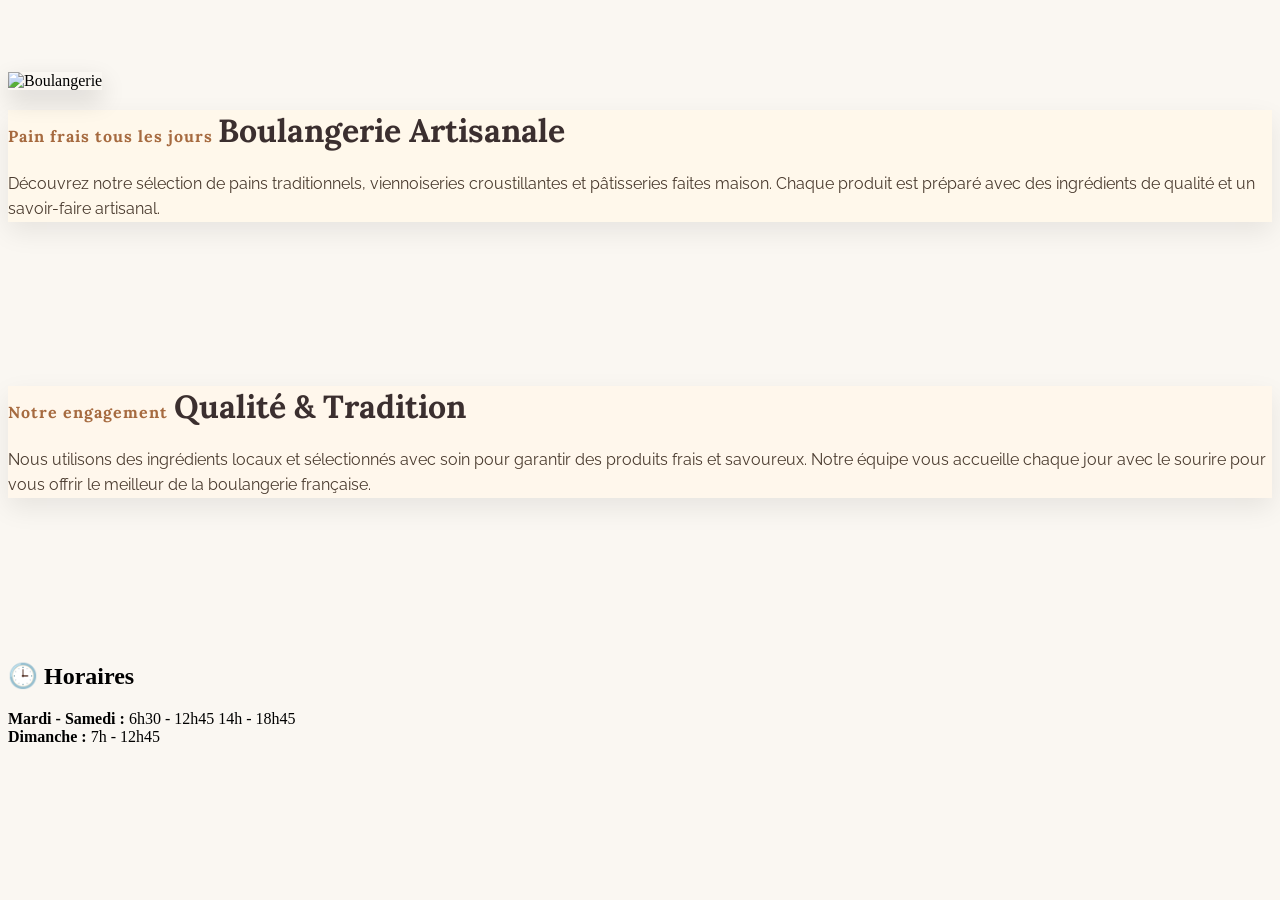
<file: src/main/resources/templates/index.html>
<!doctype html>
<html xmlns:th="http://www.thymeleaf.org">
  <head>
    <meta charset="utf-8" />
    <meta name="viewport" content="width=device-width, initial-scale=1" />

    <title>Boulangerie Baron</title>

    <link rel="icon" type="image/x-icon" th:href="@{/assets/favicon.ico}" />

    <!-- Google fonts -->
    <link
      href="https://fonts.googleapis.com/css?family=Raleway"
      rel="stylesheet"
    />
    <link
      href="https://fonts.googleapis.com/css?family=Lora"
      rel="stylesheet"
    />

    <!-- CSS -->
    <link th:href="@{/css/styles.css}" rel="stylesheet" />

    <!-- mini amélioration visuelle -->
     
    <style>
      body {
        background-color: #faf7f2;
      }

      .page-section {
        padding: 4rem 0;
      }

      .intro-img {
        box-shadow: 0 10px 25px rgba(0, 0, 0, 0.15);
        transition: 0.3s;
      }

      .intro-img:hover {
        transform: scale(1.01);
      }

      .intro-text {
        background-color: rgba(255, 248, 235, 0.95) !important;
        box-shadow: 0 10px 25px rgba(0, 0, 0, 0.08);
      }

      .cta-inner {
        background-color: #fff7ec !important;
        box-shadow: 0 10px 25px rgba(0, 0, 0, 0.08);
      }

      h2.section-heading {
        font-family: "Lora", serif;
      }

      .section-heading-upper {
        font-size: 1rem;
        letter-spacing: 1px;
        color: #a66a3f;
      }

      .section-heading-lower {
        font-size: 2rem;
        font-weight: bold;
        color: #3b2f2f;
      }

      .page-section p {
        font-family: "Raleway", sans-serif;
        color: #4a3b2f;
        line-height: 1.6;
      }

      /* effet léger sur les blocs */
      .bg-faded {
        transition: 0.3s;
      }

      .bg-faded:hover {
        transform: translateY(-3px);
      }
    </style>
  </head>

  <body>
    <!-- HEADER -->
    <div th:replace="fragments/header :: header"></div>

    <!-- ================= ACCUEIL ================= -->

    <section class="page-section clearfix">
      <div class="container">
        <div class="intro">
          <img
            class="intro-img img-fluid mb-3 mb-lg-0 rounded"
            th:src="@{/assets/img/intro.jpg}"
            alt="Boulangerie"
          />

          <div class="intro-text left-0 text-center bg-faded p-5 rounded">
            <h2 class="section-heading mb-4">
              <span class="section-heading-upper">
                Pain frais tous les jours
              </span>
              <span class="section-heading-lower">
                Boulangerie Artisanale
              </span>
            </h2>

            <p class="mb-3">
              Découvrez notre sélection de pains traditionnels, viennoiseries
              croustillantes et pâtisseries faites maison. Chaque produit est
              préparé avec des ingrédients de qualité et un savoir-faire
              artisanal.
            </p>
          </div>
        </div>
      </div>
    </section>

    <!-- ================= ENGAGEMENT ================= -->

    <section class="page-section cta">
      <div class="container">
        <div class="row">
          <div class="col-xl-9 mx-auto">
            <div class="cta-inner bg-faded text-center rounded p-5">
              <h2 class="section-heading mb-4">
                <span class="section-heading-upper">Notre engagement</span>
                <span class="section-heading-lower"> Qualité & Tradition </span>
              </h2>

              <p class="mb-0">
                Nous utilisons des ingrédients locaux et sélectionnés avec soin
                pour garantir des produits frais et savoureux. Notre équipe vous
                accueille chaque jour avec le sourire pour vous offrir le
                meilleur de la boulangerie française.
              </p>
            </div>
          </div>
        </div>
      </div>
    </section>

    <!-- ================= PETIT BONUS (horaires) ================= -->

    <section class="page-section">
      <div class="container text-center">
        <div class="bg-faded rounded p-4 shadow-sm d-inline-block">
          <h2 class="mb-3">🕒 Horaires</h2>

          <div class="mb-2">
            <strong>Mardi - Samedi :</strong> 6h30 - 12h45         
            14h - 18h45
          </div>
          <div><strong>Dimanche :</strong> 7h - 12h45</div>
        </div>
      </div>
    </section>

    <!-- FOOTER -->
    <div th:replace="fragments/footer :: footer"></div>

    <!-- JS -->
    <script src="https://cdn.jsdelivr.net/npm/bootstrap@5.2.3/dist/js/bootstrap.bundle.min.js"></script>
    <script th:src="@{/js/scripts.js}"></script>
  </body>
</html>
</file>
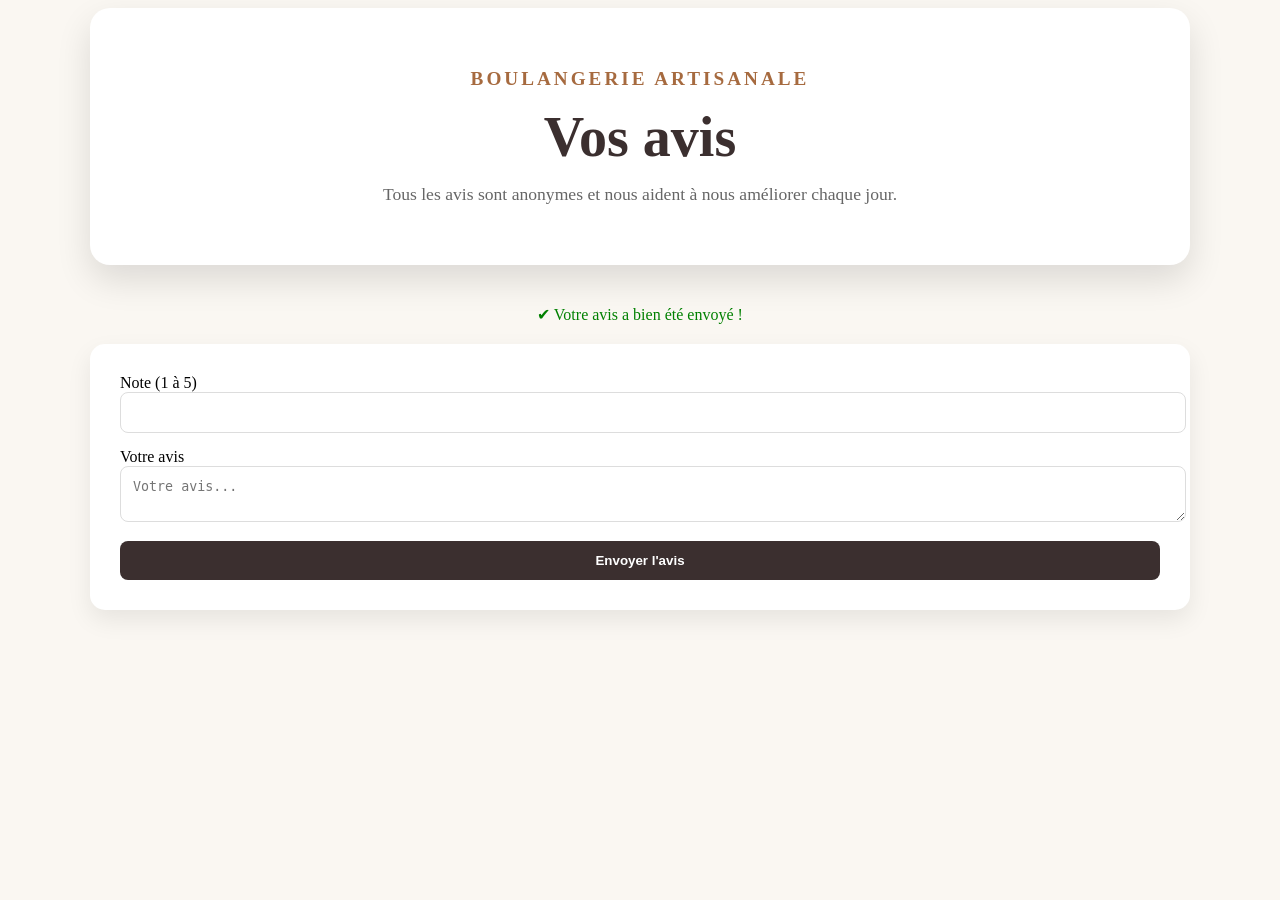
<file: src/main/resources/templates/avis.html>
<!doctype html>
<html xmlns:th="http://www.thymeleaf.org">
  <head>
    <meta charset="utf-8" />
    <meta
      name="viewport"
      content="width=device-width, initial-scale=1, shrink-to-fit=no"
    />

    <title>Avis clients - Boulangerie artisanale</title>

    <link rel="icon" type="image/x-icon" th:href="@{/assets/favicon.ico}" />

    <!-- Google fonts -->
    <link
      href="https://fonts.googleapis.com/css?family=Raleway:100,100i,200,200i,300,300i,400,400i,500,500i,600,600i,700,700i,800,800i,900,900i"
      rel="stylesheet"
    />
    <link
      href="https://fonts.googleapis.com/css?family=Lora:400,400i,700,700i"
      rel="stylesheet"
    />

    <link th:href="@{/css/styles.css}" rel="stylesheet" />

    <style>
      /* BACKGROUND */
      body {
        background-color: #faf7f2;
      }

      /* CONTAINER */
      .container-custom {
        max-width: 1100px;
        margin: auto;
      }

      /* TITRE */
      .title-box {
        background: white;
        padding: 60px;
        border-radius: 20px;
        text-align: center;
        box-shadow: 0 15px 35px rgba(0, 0, 0, 0.12);
        margin-bottom: 40px;
      }

      .title-upper {
        display: block;
        color: #a66a3f;
        font-size: 1.2rem;
        font-weight: 600;
        text-transform: uppercase;
        letter-spacing: 3px;
      }

      .title-main {
        font-size: 3.5rem;
        font-weight: 800;
        color: #3b2f2f;
        margin: 15px 0;
      }

      .title-sub {
        color: #666;
        font-size: 1.1rem;
      }

      /* FORM */
      .review-form {
        background: white;
        padding: 30px;
        border-radius: 15px;
        box-shadow: 0 10px 25px rgba(0, 0, 0, 0.08);
        margin-bottom: 40px;
      }

      .review-form input,
      .review-form textarea,
      .review-form select {
        width: 100%;
        padding: 12px;
        margin-bottom: 15px;
        border-radius: 8px;
        border: 1px solid #ddd;
      }

      .review-form button {
        background-color: #3b2f2f;
        color: white;
        padding: 12px 20px;
        border: none;
        border-radius: 8px;
        cursor: pointer;
        transition: 0.2s;
        width: 100%;
        font-weight: 600;
      }

      .review-form button:hover {
        background-color: #a66a3f;
      }

      /* AVIS */
      .review-card {
        background: white;
        padding: 20px;
        border-radius: 12px;
        box-shadow: 0 8px 20px rgba(0, 0, 0, 0.08);
        margin-bottom: 15px;
      }

      .stars {
        color: #a66a3f;
        font-weight: bold;
        margin-bottom: 5px;
      }

      .anon {
        font-size: 0.8rem;
        color: #888;
        margin-bottom: 10px;
      }
    </style>
  </head>

  <body>
    <!-- HEADER -->
    <div th:replace="fragments/header :: header"></div>

    <!-- TITRE -->
    <section class="page-section">
      <div class="container container-custom">

        <div class="title-box">
          <span class="title-upper">Boulangerie artisanale</span>
          <div class="title-main">Vos avis</div>
          <div class="title-sub">
            Tous les avis sont anonymes et nous aident à nous améliorer chaque jour.
          </div>
        </div>

        <!-- MESSAGE SUCCESS -->
        <div th:if="${param.success}" style="color: green; text-align:center; margin-bottom: 20px;">
          ✔ Votre avis a bien été envoyé !
        </div>

        <!-- FORMULAIRE -->
        <div class="review-form">
          <form action="https://formspree.io/f/xjgzdjbb" method="POST">

  <label>Note (1 à 5)</label>
  <input type="number" name="Note" min="1" max="5" required />

  <label>Votre avis</label>
  <textarea name="Message" placeholder="Votre avis..." required></textarea>

  <button type="submit">Envoyer l'avis</button>
</form>
        </div>

      </div>
    </section>

    <!-- FOOTER -->
    <div th:replace="fragments/footer :: footer"></div>

    <script src="https://cdn.jsdelivr.net/npm/bootstrap@5.2.3/dist/js/bootstrap.bundle.min.js"></script>
  </body>
</html>
</file>
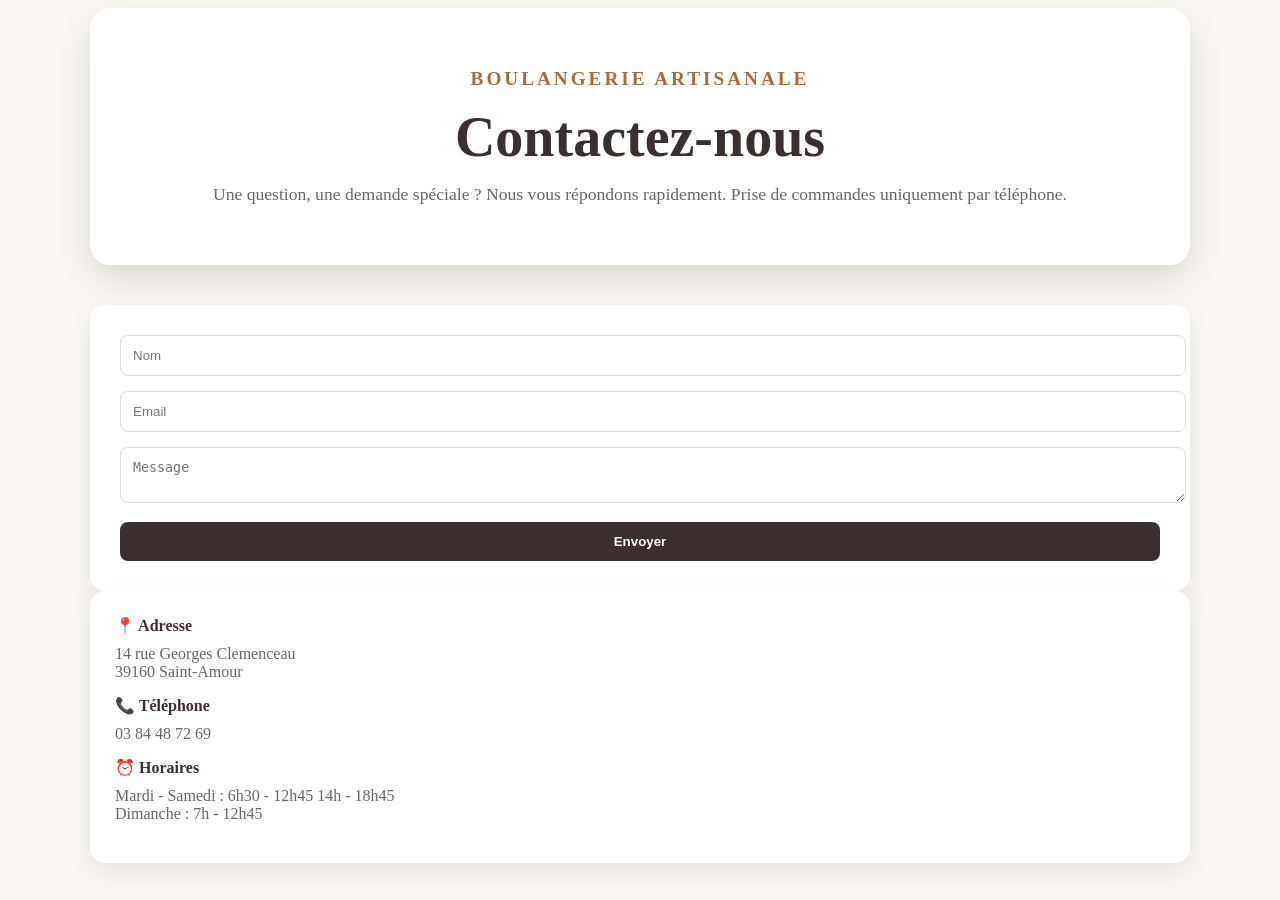
<file: src/main/resources/templates/contact.html>
<!doctype html>
<html xmlns:th="http://www.thymeleaf.org">
  <head>
    <meta charset="utf-8" />
    <meta
      name="viewport"
      content="width=device-width, initial-scale=1, shrink-to-fit=no"
    />

    <title>Contact - Boulangerie artisanale</title>

    <link rel="icon" type="image/x-icon" th:href="@{/assets/favicon.ico}" />

    <!-- Google fonts -->
    <link
      href="https://fonts.googleapis.com/css?family=Raleway:100,100i,200,200i,300,300i,400,400i,500,500i,600,600i,700,700i,800,800i,900,900i"
      rel="stylesheet"
    />
    <link
      href="https://fonts.googleapis.com/css?family=Lora:400,400i,700,700i"
      rel="stylesheet"
    />

    <link th:href="@{/css/styles.css}" rel="stylesheet" />

    <style>
      body {
        background-color: #faf7f2;
      }

      .container-custom {
        max-width: 1100px;
        margin: auto;
      }

      /* TITLE */
      .title-box {
        background: white;
        padding: 60px;
        border-radius: 20px;
        text-align: center;
        box-shadow: 0 15px 35px rgba(0, 0, 0, 0.12);
        margin-bottom: 40px;
      }

      .title-upper {
        display: block;
        color: #a66a3f;
        font-size: 1.2rem;
        font-weight: 600;
        text-transform: uppercase;
        letter-spacing: 3px;
      }

      .title-main {
        font-size: 3.5rem;
        font-weight: 800;
        color: #3b2f2f;
        margin: 15px 0;
      }

      .title-sub {
        color: #666;
        font-size: 1.1rem;
      }

      /* CONTACT CARD */
      .contact-card {
        background: white;
        padding: 30px;
        border-radius: 15px;
        box-shadow: 0 10px 25px rgba(0, 0, 0, 0.08);
      }

      .contact-card input,
      .contact-card textarea {
        width: 100%;
        padding: 12px;
        margin-bottom: 15px;
        border-radius: 8px;
        border: 1px solid #ddd;
      }

      .contact-card button {
        background-color: #3b2f2f;
        color: white;
        padding: 12px 20px;
        border: none;
        border-radius: 8px;
        cursor: pointer;
        transition: 0.2s;
        width: 100%;
        font-weight: 600;
      }

      .contact-card button:hover {
        background-color: #a66a3f;
      }

      /* INFO BOX */
      .info-box {
        background: #fff;
        padding: 25px;
        border-radius: 15px;
        box-shadow: 0 10px 25px rgba(0,0,0,0.08);
        height: 100%;
      }

      .info-title {
        font-weight: 700;
        margin-bottom: 10px;
        color: #3b2f2f;
      }

      .info-text {
        color: #666;
        margin-bottom: 15px;
      }
    </style>
  </head>

  <body>
    <!-- HEADER -->
    <div th:replace="fragments/header :: header"></div>

    <!-- TITRE -->
    <section class="page-section">
      <div class="container container-custom">

        <div class="title-box">
          <span class="title-upper">Boulangerie artisanale</span>
          <div class="title-main">Contactez-nous</div>
          <div class="title-sub">
            Une question, une demande spéciale ? Nous vous répondons rapidement. Prise de commandes uniquement par téléphone.
          </div>
        </div>

        <div class="row g-4">

          <!-- FORMULAIRE -->
          <div class="col-md-7">
            <div class="contact-card">

              <form action="https://formspree.io/f/xjgzdjbb" method="POST">
              <input type="text" name="Nom" placeholder="Nom" required />

              <input type="email" name="Mail" placeholder="Email" required />

<textarea name="Message" placeholder="Message" required></textarea>

<button type="submit">Envoyer</button>
              </form>

            </div>
          </div>

          <!-- INFOS -->
          <div class="col-md-5">
            <div class="info-box">

              <div class="info-title">📍 Adresse</div>
              <div class="info-text">
                14 rue Georges Clemenceau<br />
                39160 Saint-Amour
              </div>

              <div class="info-title">📞 Téléphone</div>
              <div class="info-text">
                03 84 48 72 69
              </div>

              <div class="info-title">⏰ Horaires</div>
              <div class="info-text">
                Mardi - Samedi : 6h30 - 12h45    14h - 18h45<br />
                Dimanche : 7h - 12h45
              </div>

            </div>
          </div>

        </div>
      </div>
    </section>

    <!-- FOOTER -->
    <div th:replace="fragments/footer :: footer"></div>

    <script src="https://cdn.jsdelivr.net/npm/bootstrap@5.2.3/dist/js/bootstrap.bundle.min.js"></script>
  </body>
</html>
</file>
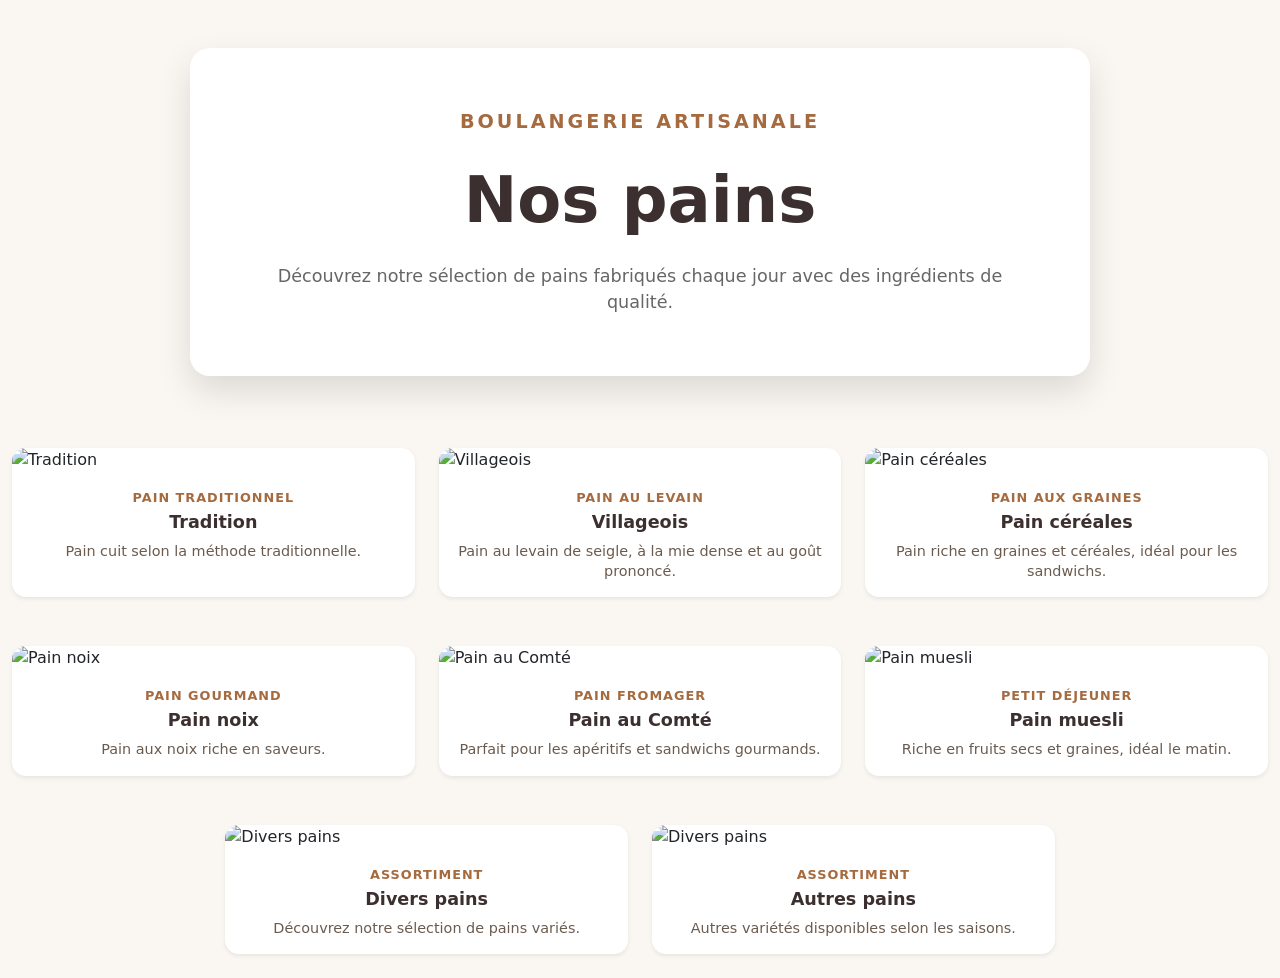
<file: src/main/resources/templates/pains.html>
<!doctype html>
<html xmlns:th="http://www.thymeleaf.org">
  <head>
    <meta charset="utf-8" />

    <meta
      name="viewport"
      content="width=device-width, initial-scale=1, shrink-to-fit=no"
    />

    <title>Nos pains - Business Casual</title>

    <link rel="icon" type="image/x-icon" th:href="@{/assets/favicon.ico}" />

    <!-- Google fonts -->
    <link
      href="https://fonts.googleapis.com/css?family=Raleway:100,100i,200,200i,300,300i,400,400i,500,500i,600,600i,700,700i,800,800i,900,900i"
      rel="stylesheet"
    />

    <link
      href="https://fonts.googleapis.com/css?family=Lora:400,400i,700,700i"
      rel="stylesheet"
    />

    <!-- Bootstrap -->
    <link
      href="https://cdn.jsdelivr.net/npm/bootstrap@5.2.3/dist/css/bootstrap.min.css"
      rel="stylesheet"
    />

    <link th:href="@{/css/styles.css}" rel="stylesheet" />

    <style>
      body {
  background-color: #faf7f2;
}

/* CONTAINER */
.container.py-4 {
  max-width: 1400px;
}

/* =========================
   TITRE
========================= */
.title-box {
  background: white;
  padding: 60px;
  border-radius: 20px;
  max-width: 900px;
  margin: auto;
  box-shadow: 0 15px 35px rgba(0, 0, 0, 0.12);
}

.title-upper {
  display: block;
  color: #a66a3f;
  font-size: 1.2rem;
  font-weight: 600;
  text-transform: uppercase;
  letter-spacing: 3px;
}

.title-main {
  font-size: 4rem;
  font-weight: 800;
  color: #3b2f2f;
  margin: 15px 0;
}

.title-sub {
  color: #666;
  font-size: 1.1rem;
  margin-bottom: 0;
}

/* =========================
   CARDS
========================= */
.product-card {
  border-radius: 14px;
  overflow: hidden;
  background: #fff;
  transition: transform 0.2s ease, box-shadow 0.2s ease;
  height: 100%;
}

.product-card:hover {
  transform: translateY(-6px);
  box-shadow: 0 12px 25px rgba(0, 0, 0, 0.12);
}

/* IMAGE SANS ROGNAGE */
.product-img {
  width: 100%;
  height: auto;
  display: block;
}

/* BODY */
.card-body {
  padding: 1rem;
  display: flex;
  flex-direction: column;
  text-align: center;
}

.card-title {
  font-weight: 600;
  font-size: 1.1rem;
  color: #3b2f2f;
}

.card-text {
  font-size: 0.9rem;
  color: #6b5b4f;
  line-height: 1.4;
}

/* CATÉGORIE */
.product-category {
  color: #a66a3f;
  font-size: 0.8rem;
  text-transform: uppercase;
  letter-spacing: 1px;
  font-weight: 700;
  margin-bottom: 5px;
}

/* GRILLE */
.row {
  justify-content: center;
  row-gap: 25px;
}
    </style>
  </head>

  <body>
    <!-- HEADER -->
    <div th:replace="fragments/header :: header"></div>

    <!-- TITRE -->
    <section class="page-section py-5">
      <div class="container text-center">
        <div class="title-box">
          <span class="title-upper">Boulangerie artisanale</span>
          <div class="title-main">Nos pains</div>
          <p class="title-sub">
            Découvrez notre sélection de pains fabriqués chaque jour avec des ingrédients de qualité.
          </p>
        </div>
      </div>
    </section>

    <!-- PRODUITS -->
    <section class="page-section">
      <div class="container py-4">
        <div class="row g-4 justify-content-center">

          <!-- Produit 1 -->
          <div class="col-xl-4 col-lg-4 col-md-6 col-sm-12">
            <div class="card product-card h-100 shadow-sm border-0">
              <img th:src="@{/assets/img/pains/tradition.jpg}" class="card-img-top product-img" alt="Tradition" />
              <div class="card-body text-center">
                <div class="product-category">Pain traditionnel</div>
                <h5 class="card-title">Tradition</h5>
                <p class="card-text">Pain cuit selon la méthode traditionnelle.</p>
              </div>
            </div>
          </div>

          <!-- Produit 2 -->
          <div class="col-xl-4 col-lg-4 col-md-6 col-sm-12">
            <div class="card product-card h-100 shadow-sm border-0">
              <img th:src="@{/assets/img/pains/pain_levain_seigle.jpg}" class="card-img-top product-img" alt="Villageois" />
              <div class="card-body text-center">
                <div class="product-category">Pain au levain</div>
                <h5 class="card-title">Villageois</h5>
                <p class="card-text">Pain au levain de seigle, à la mie dense et au goût prononcé.</p>
              </div>
            </div>
          </div>

          <!-- Produit 3 -->
          <div class="col-xl-4 col-lg-4 col-md-6 col-sm-12">
            <div class="card product-card h-100 shadow-sm border-0">
              <img th:src="@{/assets/img/pains/pain_cereales.jpg}" class="card-img-top product-img" alt="Pain céréales" />
              <div class="card-body text-center">
                <div class="product-category">Pain aux graines</div>
                <h5 class="card-title">Pain céréales</h5>
                <p class="card-text">Pain riche en graines et céréales, idéal pour les sandwichs.</p>
              </div>
            </div>
          </div>

          <!-- Produit 4 -->
          <div class="col-xl-4 col-lg-4 col-md-6 col-sm-12">
            <div class="card product-card h-100 shadow-sm border-0">
              <img th:src="@{/assets/img/pains/pain_noix.jpg}" class="card-img-top product-img" alt="Pain noix" />
              <div class="card-body text-center">
                <div class="product-category">Pain gourmand</div>
                <h5 class="card-title">Pain noix</h5>
                <p class="card-text">Pain aux noix riche en saveurs.</p>
              </div>
            </div>
          </div>

          <!-- Produit 5 -->
          <div class="col-xl-4 col-lg-4 col-md-6 col-sm-12">
            <div class="card product-card h-100 shadow-sm border-0">
              <img th:src="@{/assets/img/pains/pain_comte.jpg}" class="card-img-top product-img" alt="Pain au Comté" />
              <div class="card-body text-center">
                <div class="product-category">Pain fromager</div>
                <h5 class="card-title">Pain au Comté</h5>
                <p class="card-text">Parfait pour les apéritifs et sandwichs gourmands.</p>
              </div>
            </div>
          </div>

          <!-- Produit 6 -->
          <div class="col-xl-4 col-lg-4 col-md-6 col-sm-12">
            <div class="card product-card h-100 shadow-sm border-0">
              <img th:src="@{/assets/img/pains/pain_muesli.jpg}" class="card-img-top product-img" alt="Pain muesli" />
              <div class="card-body text-center">
                <div class="product-category">Petit déjeuner</div>
                <h5 class="card-title">Pain muesli</h5>
                <p class="card-text">Riche en fruits secs et graines, idéal le matin.</p>
              </div>
            </div>
          </div>

          <!-- Produit 7 -->
          <div class="col-xl-4 col-lg-4 col-md-6 col-sm-12">
            <div class="card product-card h-100 shadow-sm border-0">
              <img th:src="@{/assets/img/pains/pains4.jpg}" class="card-img-top product-img" alt="Divers pains" />
              <div class="card-body text-center">
                <div class="product-category">Assortiment</div>
                <h5 class="card-title">Divers pains</h5>
                <p class="card-text">Découvrez notre sélection de pains variés.</p>
              </div>
            </div>
          </div>

          <!-- Produit 8 -->
          <div class="col-xl-4 col-lg-4 col-md-6 col-sm-12">
            <div class="card product-card h-100 shadow-sm border-0">
              <img th:src="@{/assets/img/pains/pains3.jpg}" class="card-img-top product-img" alt="Divers pains" />
              <div class="card-body text-center">
                <div class="product-category">Assortiment</div>
                <h5 class="card-title">Autres pains</h5>
                <p class="card-text">Autres variétés disponibles selon les saisons.</p>
              </div>
            </div>
          </div>

        </div>
      </div>
    </section>

    <!-- FOOTER -->
    <div th:replace="fragments/footer :: footer"></div>

    <script src="https://cdn.jsdelivr.net/npm/bootstrap@5.2.3/dist/js/bootstrap.bundle.min.js"></script>
    <script th:src="@{/js/scripts.js}"></script>
  </body>
</html>
</file>
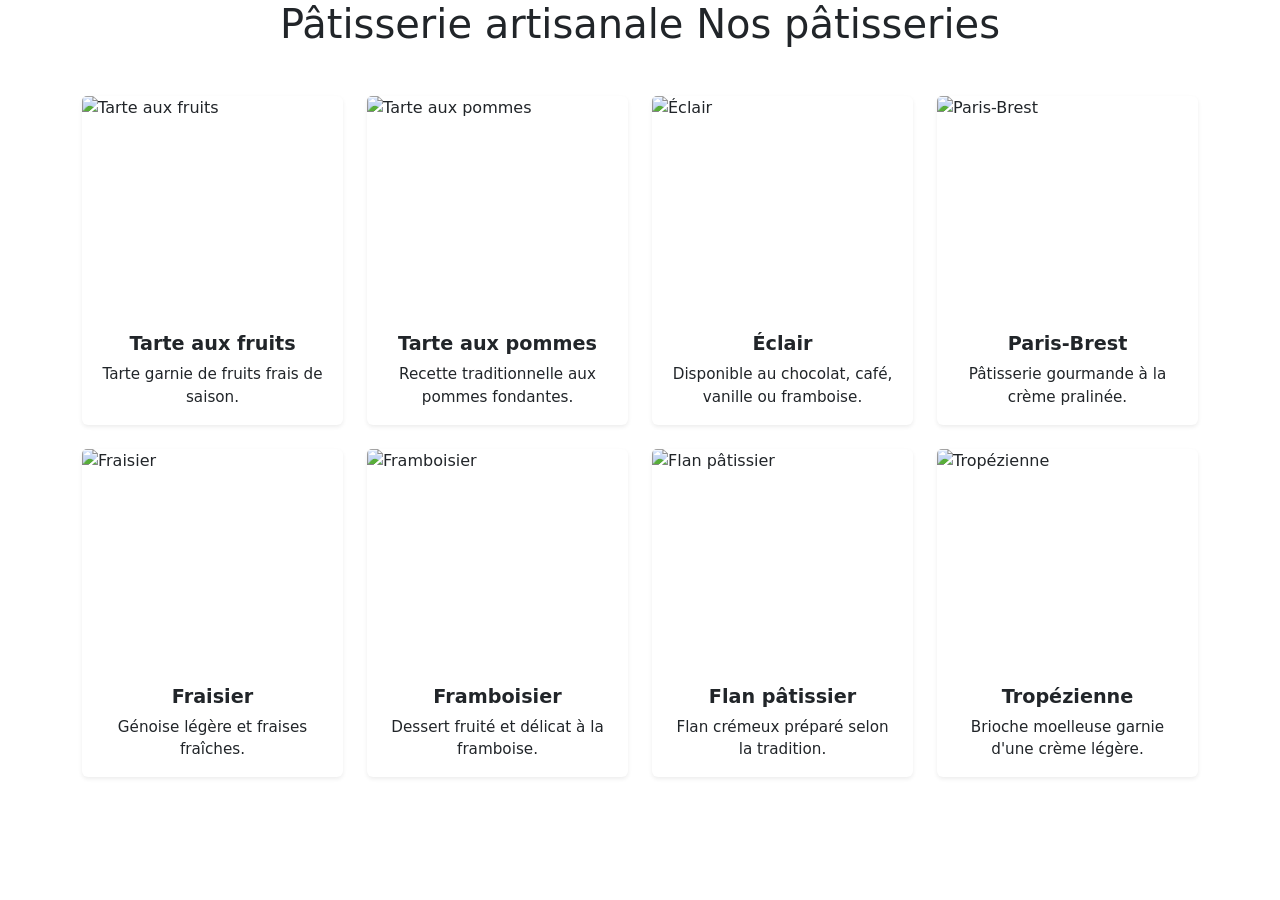
<file: src/main/resources/templates/patisseries.html>
<!doctype html>
<html xmlns:th="http://www.thymeleaf.org">
  <head>
    <meta charset="utf-8" />

    <meta
      name="viewport"
      content="width=device-width, initial-scale=1, shrink-to-fit=no"
    />

    <title>Nos pâtisseries - Business Casual</title>

    <link rel="icon" type="image/x-icon" th:href="@{/assets/favicon.ico}" />

    <!-- Google fonts -->
    <link
      href="https://fonts.googleapis.com/css?family=Raleway:100,100i,200,200i,300,300i,400,400i,500,500i,600,600i,700,700i,800,800i,900,900i"
      rel="stylesheet"
    />

    <link
      href="https://fonts.googleapis.com/css?family=Lora:400,400i,700,700i"
      rel="stylesheet"
    />

    <!-- Bootstrap -->
    <link
      href="https://cdn.jsdelivr.net/npm/bootstrap@5.2.3/dist/css/bootstrap.min.css"
      rel="stylesheet"
    />

    <!-- CSS -->
    <link th:href="@{/css/styles.css}" rel="stylesheet" />

    <style>
      .product-card {
        transition: transform 0.2s ease;
      }

      .product-card:hover {
        transform: translateY(-5px);
      }

      .product-img {
        height: 220px;
        width: 100%;
        object-fit: cover;
      }

      .card-title {
        font-weight: bold;
        font-size: 1.2rem;
      }

      .card-text {
        font-size: 0.95rem;
      }
    </style>
  </head>

  <body>
    <!-- HEADER -->
    <div th:replace="fragments/header :: header"></div>

    <!-- TITRE -->
    <section class="page-section clearfix">
      <div class="container text-center">
        <h1 class="section-heading mb-5">
          <span class="section-heading-upper"> Pâtisserie artisanale </span>

          <span class="section-heading-lower"> Nos pâtisseries </span>
        </h1>
      </div>
    </section>

    <!-- PRODUITS -->
    <section class="page-section">
      <div class="container">
        <div class="row g-4">
          <!-- Produit 1 -->
          <div class="col-lg-3 col-md-4 col-sm-6">
            <div class="card product-card h-100 shadow-sm border-0">
              <img
                th:src="@{/assets/img/tarte-fruits.jpg}"
                class="card-img-top product-img"
                alt="Tarte aux fruits"
              />

              <div class="card-body text-center">
                <h5 class="card-title">Tarte aux fruits</h5>

                <p class="card-text">Tarte garnie de fruits frais de saison.</p>
              </div>
            </div>
          </div>

          <!-- Produit 2 -->
          <div class="col-lg-3 col-md-4 col-sm-6">
            <div class="card product-card h-100 shadow-sm border-0">
              <img
                th:src="@{/assets/img/tarte-pommes.jpg}"
                class="card-img-top product-img"
                alt="Tarte aux pommes"
              />

              <div class="card-body text-center">
                <h5 class="card-title">Tarte aux pommes</h5>

                <p class="card-text">
                  Recette traditionnelle aux pommes fondantes.
                </p>
              </div>
            </div>
          </div>

          <!-- Produit 3 -->
          <div class="col-lg-3 col-md-4 col-sm-6">
            <div class="card product-card h-100 shadow-sm border-0">
              <img
                th:src="@{/assets/img/eclair.jpg}"
                class="card-img-top product-img"
                alt="Éclair"
              />

              <div class="card-body text-center">
                <h5 class="card-title">Éclair</h5>

                <p class="card-text">
                  Disponible au chocolat, café, vanille ou framboise.
                </p>
              </div>
            </div>
          </div>

          <!-- Produit 4 -->
          <div class="col-lg-3 col-md-4 col-sm-6">
            <div class="card product-card h-100 shadow-sm border-0">
              <img
                th:src="@{/assets/img/paris-brest.jpg}"
                class="card-img-top product-img"
                alt="Paris-Brest"
              />

              <div class="card-body text-center">
                <h5 class="card-title">Paris-Brest</h5>

                <p class="card-text">
                  Pâtisserie gourmande à la crème pralinée.
                </p>
              </div>
            </div>
          </div>

          <!-- Produit 5 -->
          <div class="col-lg-3 col-md-4 col-sm-6">
            <div class="card product-card h-100 shadow-sm border-0">
              <img
                th:src="@{/assets/img/fraisier.jpg}"
                class="card-img-top product-img"
                alt="Fraisier"
              />

              <div class="card-body text-center">
                <h5 class="card-title">Fraisier</h5>

                <p class="card-text">Génoise légère et fraises fraîches.</p>
              </div>
            </div>
          </div>

          <!-- Produit 6 -->
          <div class="col-lg-3 col-md-4 col-sm-6">
            <div class="card product-card h-100 shadow-sm border-0">
              <img
                th:src="@{/assets/img/framboisier.jpg}"
                class="card-img-top product-img"
                alt="Framboisier"
              />

              <div class="card-body text-center">
                <h5 class="card-title">Framboisier</h5>

                <p class="card-text">
                  Dessert fruité et délicat à la framboise.
                </p>
              </div>
            </div>
          </div>

          <!-- Produit 7 -->
          <div class="col-lg-3 col-md-4 col-sm-6">
            <div class="card product-card h-100 shadow-sm border-0">
              <img
                th:src="@{/assets/img/flan.jpg}"
                class="card-img-top product-img"
                alt="Flan pâtissier"
              />

              <div class="card-body text-center">
                <h5 class="card-title">Flan pâtissier</h5>

                <p class="card-text">
                  Flan crémeux préparé selon la tradition.
                </p>
              </div>
            </div>
          </div>

          <!-- Produit 8 -->
          <div class="col-lg-3 col-md-4 col-sm-6">
            <div class="card product-card h-100 shadow-sm border-0">
              <img
                th:src="@{/assets/img/tropezienne.jpg}"
                class="card-img-top product-img"
                alt="Tropézienne"
              />

              <div class="card-body text-center">
                <h5 class="card-title">Tropézienne</h5>

                <p class="card-text">
                  Brioche moelleuse garnie d'une crème légère.
                </p>
              </div>
            </div>
          </div>
        </div>
      </div>
    </section>

    <!-- FOOTER -->
    <div th:replace="fragments/footer :: footer"></div>

    <!-- JS -->
    <script src="https://cdn.jsdelivr.net/npm/bootstrap@5.2.3/dist/js/bootstrap.bundle.min.js"></script>

    <script th:src="@{/js/scripts.js}"></script>
  </body>
</html>
</file>
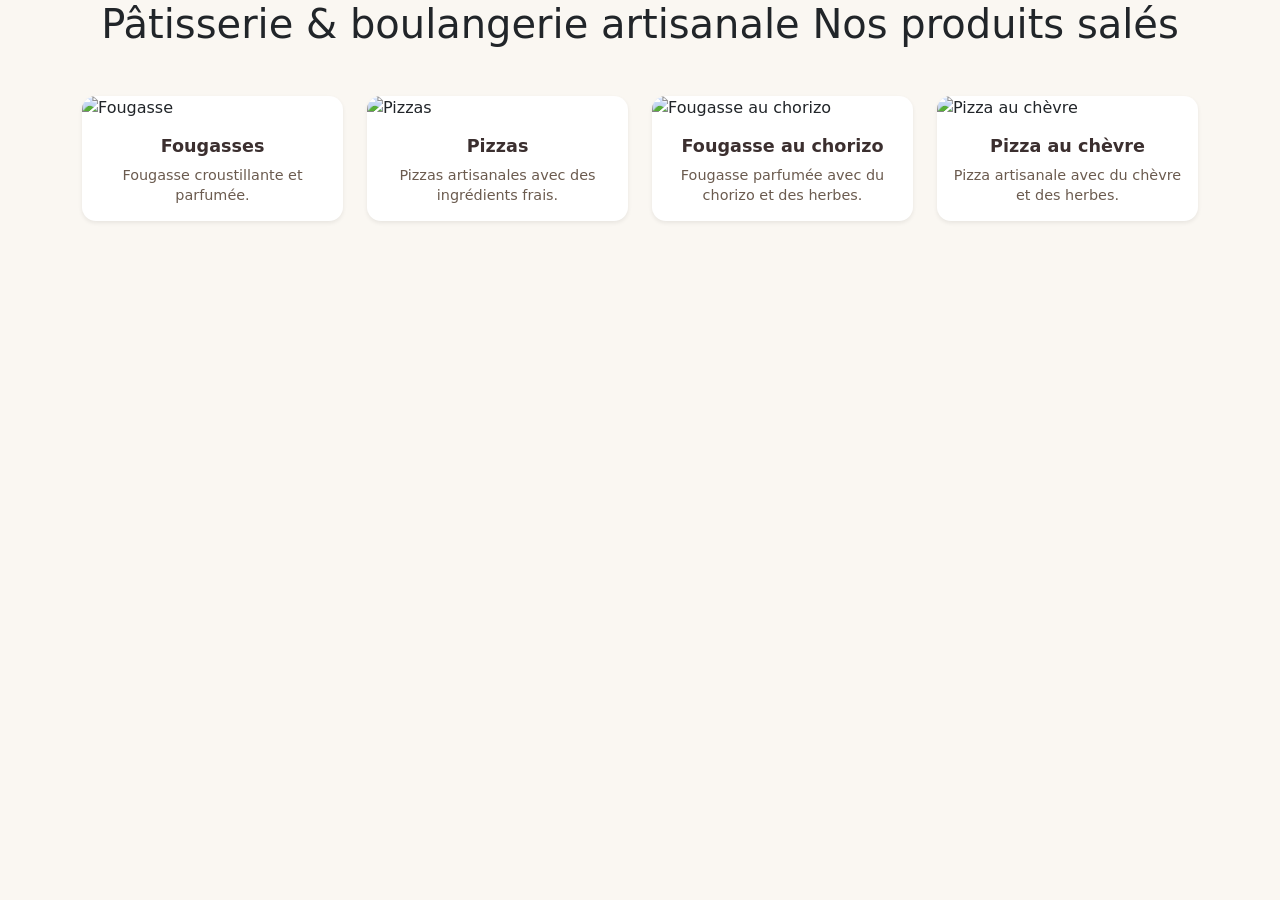
<file: src/main/resources/templates/sale.html>
<!doctype html>
<html xmlns:th="http://www.thymeleaf.org">
  <head>
    <meta charset="utf-8" />

    <meta
      name="viewport"
      content="width=device-width, initial-scale=1, shrink-to-fit=no"
    />

    <title>Nos viennoiseries - Business Casual</title>

    <link rel="icon" type="image/x-icon" th:href="@{/assets/favicon.ico}" />

    <!-- Google fonts -->
    <link
      href="https://fonts.googleapis.com/css?family=Raleway:100,100i,200,200i,300,300i,400,400i,500,500i,600,600i,700,700i,800,800i,900,900i"
      rel="stylesheet"
    />

    <link
      href="https://fonts.googleapis.com/css?family=Lora:400,400i,700,700i"
      rel="stylesheet"
    />

    <!-- Bootstrap -->
    <link
      href="https://cdn.jsdelivr.net/npm/bootstrap@5.2.3/dist/css/bootstrap.min.css"
      rel="stylesheet"
    />

    <!-- CSS -->
    <link th:href="@{/css/styles.css}" rel="stylesheet" />

    <style>
      body {
  background-color: #faf7f2;
}

/* CONTAINER */
.container.py-4 {
  max-width: 1400px;
}

/* =========================
   TITRE
========================= */
.title-box {
  background: white;
  padding: 60px;
  border-radius: 20px;
  max-width: 900px;
  margin: auto;
  box-shadow: 0 15px 35px rgba(0, 0, 0, 0.12);
}

.title-upper {
  display: block;
  color: #a66a3f;
  font-size: 1.2rem;
  font-weight: 600;
  text-transform: uppercase;
  letter-spacing: 3px;
}

.title-main {
  font-size: 4rem;
  font-weight: 800;
  color: #3b2f2f;
  margin: 15px 0;
}

.title-sub {
  color: #666;
  font-size: 1.1rem;
  margin-bottom: 0;
}

/* =========================
   CARDS
========================= */
.product-card {
  border-radius: 14px;
  overflow: hidden;
  background: #fff;
  transition: transform 0.2s ease, box-shadow 0.2s ease;
  height: 100%;
}

.product-card:hover {
  transform: translateY(-6px);
  box-shadow: 0 12px 25px rgba(0, 0, 0, 0.12);
}

/* IMAGE SANS ROGNAGE */
.product-img {
  width: 100%;
  height: auto;
  display: block;
}

/* BODY */
.card-body {
  padding: 1rem;
  display: flex;
  flex-direction: column;
  text-align: center;
}

.card-title {
  font-weight: 600;
  font-size: 1.1rem;
  color: #3b2f2f;
}

.card-text {
  font-size: 0.9rem;
  color: #6b5b4f;
  line-height: 1.4;
}

/* CATÉGORIE */
.product-category {
  color: #a66a3f;
  font-size: 0.8rem;
  text-transform: uppercase;
  letter-spacing: 1px;
  font-weight: 700;
  margin-bottom: 5px;
}

/* GRILLE */
.row {
  justify-content: center;
  row-gap: 25px;
}
    </style>
  </head>

  <body>
    <!-- HEADER -->
    <div th:replace="fragments/header :: header"></div>

    <!-- TITRE -->
    <section class="page-section clearfix">
      <div class="container text-center">
        <h1 class="section-heading mb-5">
          <span class="section-heading-upper">
            Pâtisserie & boulangerie artisanale
          </span>

          <span class="section-heading-lower"> Nos produits salés </span>
        </h1>
      </div>
    </section>

    <!-- PRODUITS -->
    <section class="page-section">
      <div class="container">
        <div class="row g-4">
          <!-- Produit 1 -->
          <div class="col-lg-3 col-md-4 col-sm-6">
            <div class="card product-card h-100 shadow-sm border-0">
              <img
                th:src="@{/assets/img/sale/fougasses.jpg}"
                class="card-img-top product-img"
                alt="Fougasse"
              />

              <div class="card-body text-center">
                <h5 class="card-title">Fougasses</h5>

                <p class="card-text">
                  Fougasse croustillante et parfumée.
                </p>
              </div>
            </div>
          </div>

          <!-- Produit 2 -->
          <div class="col-lg-3 col-md-4 col-sm-6">
            <div class="card product-card h-100 shadow-sm border-0">
              <img
                th:src="@{/assets/img/sale/pizzas.jpg}"
                class="card-img-top product-img"
                alt="Pizzas"
              />

              <div class="card-body text-center">
                <h5 class="card-title">Pizzas</h5>

                <p class="card-text">
                  Pizzas artisanales avec des ingrédients frais.
                </p>
              </div>
            </div>
          </div>

          <!-- Produit 3 -->
          <div class="col-lg-3 col-md-4 col-sm-6">
            <div class="card product-card h-100 shadow-sm border-0">
              <img
                th:src="@{/assets/img/sale/fougasse_chorizo.jpg}"
                class="card-img-top product-img"
                alt="Fougasse au chorizo"
              />

              <div class="card-body text-center">
                <h5 class="card-title">Fougasse au chorizo</h5>

                <p class="card-text">
                  Fougasse parfumée avec du chorizo et des herbes.
                </p>
              </div>
            </div>
          </div>

          <!-- Produit 4 -->
          <div class="col-lg-3 col-md-4 col-sm-6">
            <div class="card product-card h-100 shadow-sm border-0">
              <img
                th:src="@{/assets/img/sale/pizza_chevre.jpg}"
                class="card-img-top product-img"
                alt="Pizza au chèvre"
              />

              <div class="card-body text-center">
                <h5 class="card-title">Pizza au chèvre</h5>

                <p class="card-text">
                  Pizza artisanale avec du chèvre et des herbes.
                </p>
              </div>
            </div>
          </div>
    </section>

    <!-- FOOTER -->
    <div th:replace="fragments/footer :: footer"></div>

    <!-- JS -->
    <script src="https://cdn.jsdelivr.net/npm/bootstrap@5.2.3/dist/js/bootstrap.bundle.min.js"></script>

    <script th:src="@{/js/scripts.js}"></script>
  </body>
</html>
</file>
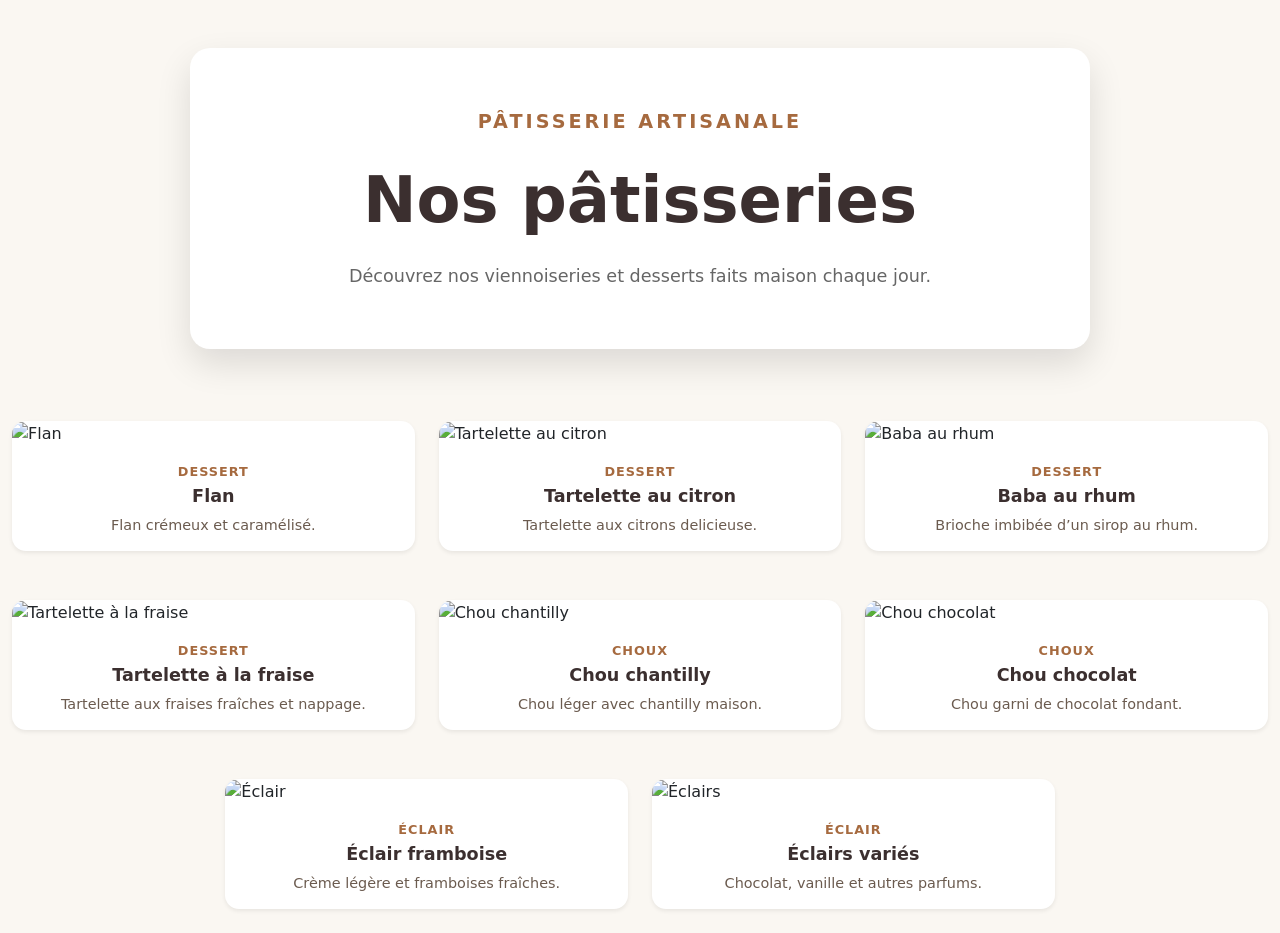
<file: src/main/resources/templates/sucre.html>
<!doctype html>
<html xmlns:th="http://www.thymeleaf.org">
  <head>
    <meta charset="utf-8" />

    <meta
      name="viewport"
      content="width=device-width, initial-scale=1, shrink-to-fit=no"
    />

    <title>Nos pâtisseries - Business Casual</title>

    <link rel="icon" type="image/x-icon" th:href="@{/assets/favicon.ico}" />

    <!-- Google fonts -->
    <link
      href="https://fonts.googleapis.com/css?family=Raleway:100,100i,200,200i,300,300i,400,400i,500,500i,600,600i,700,700i,800,800i,900,900i"
      rel="stylesheet"
    />

    <link
      href="https://fonts.googleapis.com/css?family=Lora:400,400i,700,700i"
      rel="stylesheet"
    />

    <!-- Bootstrap -->
    <link
      href="https://cdn.jsdelivr.net/npm/bootstrap@5.2.3/dist/css/bootstrap.min.css"
      rel="stylesheet"
    />

    <link th:href="@{/css/styles.css}" rel="stylesheet" />

    <style>
      body {
  background-color: #faf7f2;
}

/* CONTAINER */
.container.py-4 {
  max-width: 1400px;
}

/* =========================
   TITRE
========================= */
.title-box {
  background: white;
  padding: 60px;
  border-radius: 20px;
  max-width: 900px;
  margin: auto;
  box-shadow: 0 15px 35px rgba(0, 0, 0, 0.12);
}

.title-upper {
  display: block;
  color: #a66a3f;
  font-size: 1.2rem;
  font-weight: 600;
  text-transform: uppercase;
  letter-spacing: 3px;
}

.title-main {
  font-size: 4rem;
  font-weight: 800;
  color: #3b2f2f;
  margin: 15px 0;
}

.title-sub {
  color: #666;
  font-size: 1.1rem;
  margin-bottom: 0;
}

/* =========================
   CARDS
========================= */
.product-card {
  border-radius: 14px;
  overflow: hidden;
  background: #fff;
  transition: transform 0.2s ease, box-shadow 0.2s ease;
  height: 100%;
}

.product-card:hover {
  transform: translateY(-6px);
  box-shadow: 0 12px 25px rgba(0, 0, 0, 0.12);
}

/* IMAGE SANS ROGNAGE */
.product-img {
  width: 100%;
  height: auto;
  display: block;
}

/* BODY */
.card-body {
  padding: 1rem;
  display: flex;
  flex-direction: column;
  text-align: center;
}

.card-title {
  font-weight: 600;
  font-size: 1.1rem;
  color: #3b2f2f;
}

.card-text {
  font-size: 0.9rem;
  color: #6b5b4f;
  line-height: 1.4;
}

/* CATÉGORIE */
.product-category {
  color: #a66a3f;
  font-size: 0.8rem;
  text-transform: uppercase;
  letter-spacing: 1px;
  font-weight: 700;
  margin-bottom: 5px;
}

/* GRILLE */
.row {
  justify-content: center;
  row-gap: 25px;
}
    </style>
  </head>

  <body>
    <!-- HEADER -->
    <div th:replace="fragments/header :: header"></div>

    <!-- TITRE -->
    <section class="page-section py-5">
      <div class="container text-center">
        <div class="title-box">
          <span class="title-upper">Pâtisserie artisanale</span>
          <div class="title-main">Nos pâtisseries</div>
          <p class="title-sub">
            Découvrez nos viennoiseries et desserts faits maison chaque jour.
          </p>
        </div>
      </div>
    </section>

    <!-- PRODUITS -->
    <section class="page-section">
      <div class="container py-4">
        <div class="row g-4 justify-content-center">

          <!-- 1 -->
          <div class="col-xl-4 col-lg-4 col-md-6 col-sm-12">
            <div class="card product-card h-100 shadow-sm border-0">

              <div class="img-wrapper"
                th:style="|--img:url('@{/assets/img/patisseries/flan.jpg}')|">
                <img th:src="@{/assets/img/patisseries/flan.jpg}" alt="Flan" />
              </div>

              <div class="card-body text-center">
                <div class="product-category">Dessert</div>
                <h5 class="card-title">Flan</h5>
                <p class="card-text">Flan crémeux et caramélisé.</p>
              </div>
            </div>
          </div>

          <!-- 2 -->
          <div class="col-xl-4 col-lg-4 col-md-6 col-sm-12">
            <div class="card product-card h-100 shadow-sm border-0">

              <div class="img-wrapper"
                th:style="|--img:url('@{/assets/img/patisseries/tartelette_citron.jpg}')|">
                <img th:src="@{/assets/img/patisseries/tartelette_citron.jpg}" alt="Tartelette au citron" />
              </div>

              <div class="card-body text-center">
                <div class="product-category">Dessert</div>
                <h5 class="card-title">Tartelette au citron</h5>
                <p class="card-text">Tartelette aux citrons delicieuse.</p>
              </div>
            </div>
          </div>

          <!-- 3 -->
          <div class="col-xl-4 col-lg-4 col-md-6 col-sm-12">
            <div class="card product-card h-100 shadow-sm border-0">

              <div class="img-wrapper"
                th:style="|--img:url('@{/assets/img/patisseries/baba_rhum.jpg}')|">
                <img th:src="@{/assets/img/patisseries/baba_rhum.jpg}" alt="Baba au rhum" />
              </div>

              <div class="card-body text-center">
                <div class="product-category">Dessert</div>
                <h5 class="card-title">Baba au rhum</h5>
                <p class="card-text">Brioche imbibée d’un sirop au rhum.</p>
              </div>
            </div>
          </div>

          <!-- 4 -->
          <div class="col-xl-4 col-lg-4 col-md-6 col-sm-12">
            <div class="card product-card h-100 shadow-sm border-0">

              <div class="img-wrapper"
                th:style="|--img:url('@{/assets/img/patisseries/tartelette_fraise.jpg}')|">
                <img th:src="@{/assets/img/patisseries/tartelette_fraise.jpg}" alt="Tartelette à la fraise" />
              </div>

              <div class="card-body text-center">
                <div class="product-category">Dessert</div>
                <h5 class="card-title">Tartelette à la fraise</h5>
                <p class="card-text">Tartelette aux fraises fraîches et nappage.</p>
              </div>
            </div>
          </div>

          <!-- 5 -->
          <div class="col-xl-4 col-lg-4 col-md-6 col-sm-12">
            <div class="card product-card h-100 shadow-sm border-0">

              <div class="img-wrapper"
                th:style="|--img:url('@{/assets/img/patisseries/chou_chantilly.jpg}')|">
                <img th:src="@{/assets/img/patisseries/chou_chantilly.jpg}" alt="Chou chantilly" />
              </div>

              <div class="card-body text-center">
                <div class="product-category">Choux</div>
                <h5 class="card-title">Chou chantilly</h5>
                <p class="card-text">Chou léger avec chantilly maison.</p>
              </div>
            </div>
          </div>

          <!-- 6 -->
          <div class="col-xl-4 col-lg-4 col-md-6 col-sm-12">
            <div class="card product-card h-100 shadow-sm border-0">

              <div class="img-wrapper"
                th:style="|--img:url('@{/assets/img/patisseries/chou_chocolat.jpg}')|">
                <img th:src="@{/assets/img/patisseries/chou_chocolat.jpg}" alt="Chou chocolat" />
              </div>

              <div class="card-body text-center">
                <div class="product-category">Choux</div>
                <h5 class="card-title">Chou chocolat</h5>
                <p class="card-text">Chou garni de chocolat fondant.</p>
              </div>
            </div>
          </div>

          <!-- 7 -->
          <div class="col-xl-4 col-lg-4 col-md-6 col-sm-12">
            <div class="card product-card h-100 shadow-sm border-0">

              <div class="img-wrapper"
                th:style="|--img:url('@{/assets/img/patisseries/eclair_framboise.jpg}')|">
                <img th:src="@{/assets/img/patisseries/eclair_framboise.jpg}" alt="Éclair" />
              </div>

              <div class="card-body text-center">
                <div class="product-category">Éclair</div>
                <h5 class="card-title">Éclair framboise</h5>
                <p class="card-text">Crème légère et framboises fraîches.</p>
              </div>
            </div>
          </div>

          <!-- 8 -->
          <div class="col-xl-4 col-lg-4 col-md-6 col-sm-12">
            <div class="card product-card h-100 shadow-sm border-0">

              <div class="img-wrapper"
                th:style="|--img:url('@{/assets/img/patisseries/eclairs.jpg}')|">
                <img th:src="@{/assets/img/patisseries/eclairs.jpg}" alt="Éclairs" />
              </div>

              <div class="card-body text-center">
                <div class="product-category">Éclair</div>
                <h5 class="card-title">Éclairs variés</h5>
                <p class="card-text">Chocolat, vanille et autres parfums.</p>
              </div>
            </div>
          </div>

        </div>
      </div>
    </section>

    <!-- FOOTER -->
    <div th:replace="fragments/footer :: footer"></div>

    <script src="https://cdn.jsdelivr.net/npm/bootstrap@5.2.3/dist/js/bootstrap.bundle.min.js"></script>
    <script th:src="@{/js/scripts.js}"></script>
  </body>
</html>
</file>
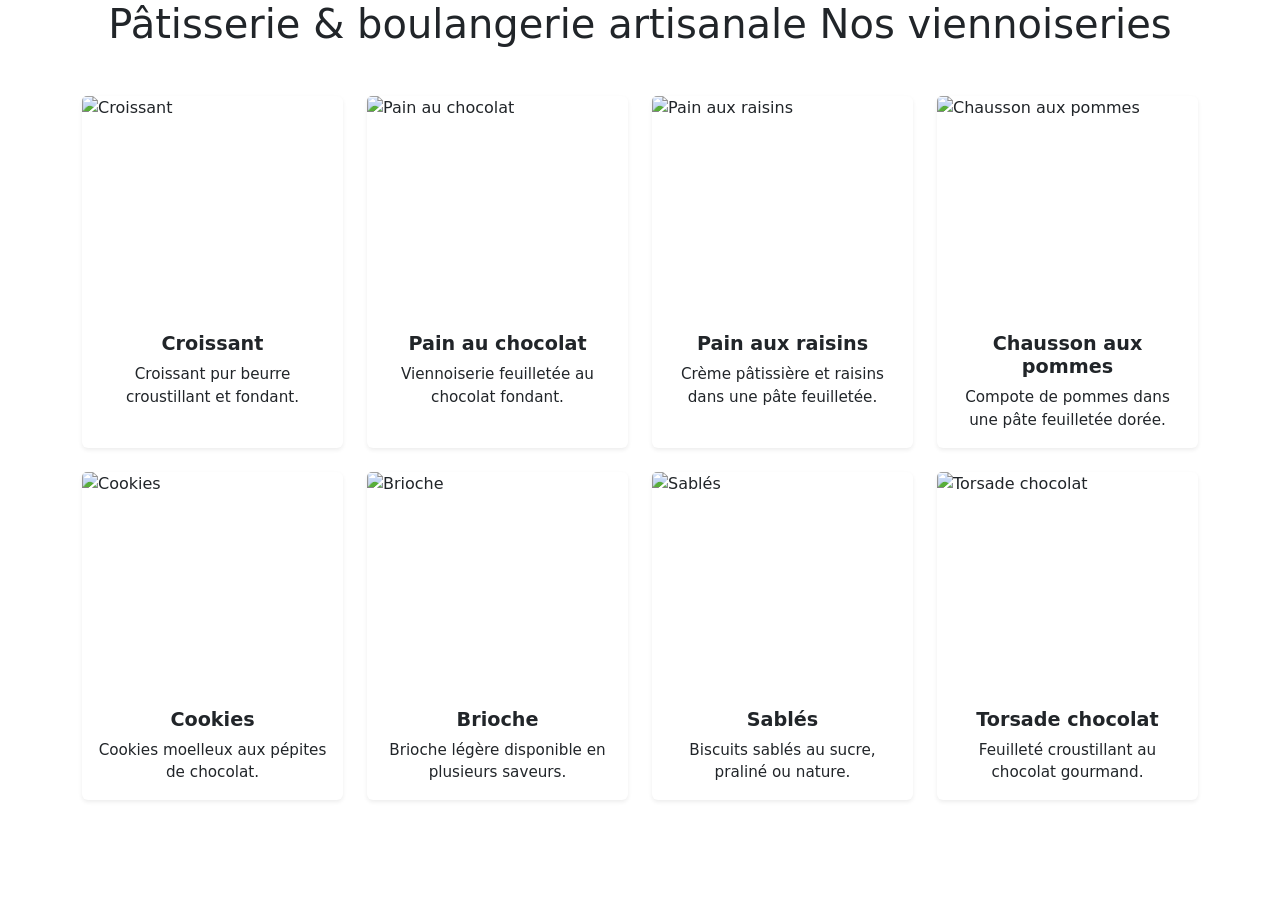
<file: src/main/resources/templates/viennoiseries.html>
<!doctype html>
<html xmlns:th="http://www.thymeleaf.org">
  <head>
    <meta charset="utf-8" />

    <meta
      name="viewport"
      content="width=device-width, initial-scale=1, shrink-to-fit=no"
    />

    <title>Nos viennoiseries - Business Casual</title>

    <link rel="icon" type="image/x-icon" th:href="@{/assets/favicon.ico}" />

    <!-- Google fonts -->
    <link
      href="https://fonts.googleapis.com/css?family=Raleway:100,100i,200,200i,300,300i,400,400i,500,500i,600,600i,700,700i,800,800i,900,900i"
      rel="stylesheet"
    />

    <link
      href="https://fonts.googleapis.com/css?family=Lora:400,400i,700,700i"
      rel="stylesheet"
    />

    <!-- Bootstrap -->
    <link
      href="https://cdn.jsdelivr.net/npm/bootstrap@5.2.3/dist/css/bootstrap.min.css"
      rel="stylesheet"
    />

    <!-- CSS -->
    <link th:href="@{/css/styles.css}" rel="stylesheet" />

    <style>
      .product-card {
        transition: transform 0.2s ease;
      }

      .product-card:hover {
        transform: translateY(-5px);
      }

      .product-img {
        height: 220px;
        width: 100%;
        object-fit: cover;
      }

      .card-title {
        font-weight: bold;
        font-size: 1.2rem;
      }

      .card-text {
        font-size: 0.95rem;
      }
    </style>
  </head>

  <body>
    <!-- HEADER -->
    <div th:replace="fragments/header :: header"></div>

    <!-- TITRE -->
    <section class="page-section clearfix">
      <div class="container text-center">
        <h1 class="section-heading mb-5">
          <span class="section-heading-upper">
            Pâtisserie & boulangerie artisanale
          </span>

          <span class="section-heading-lower"> Nos viennoiseries </span>
        </h1>
      </div>
    </section>

    <!-- PRODUITS -->
    <section class="page-section">
      <div class="container">
        <div class="row g-4">
          <!-- Produit 1 -->
          <div class="col-lg-3 col-md-4 col-sm-6">
            <div class="card product-card h-100 shadow-sm border-0">
              <img
                th:src="@{/assets/img/croissant.jpg}"
                class="card-img-top product-img"
                alt="Croissant"
              />

              <div class="card-body text-center">
                <h5 class="card-title">Croissant</h5>

                <p class="card-text">
                  Croissant pur beurre croustillant et fondant.
                </p>
              </div>
            </div>
          </div>

          <!-- Produit 2 -->
          <div class="col-lg-3 col-md-4 col-sm-6">
            <div class="card product-card h-100 shadow-sm border-0">
              <img
                th:src="@{/assets/img/pain-chocolat.jpg}"
                class="card-img-top product-img"
                alt="Pain au chocolat"
              />

              <div class="card-body text-center">
                <h5 class="card-title">Pain au chocolat</h5>

                <p class="card-text">
                  Viennoiserie feuilletée au chocolat fondant.
                </p>
              </div>
            </div>
          </div>

          <!-- Produit 3 -->
          <div class="col-lg-3 col-md-4 col-sm-6">
            <div class="card product-card h-100 shadow-sm border-0">
              <img
                th:src="@{/assets/img/pain-raisins.jpg}"
                class="card-img-top product-img"
                alt="Pain aux raisins"
              />

              <div class="card-body text-center">
                <h5 class="card-title">Pain aux raisins</h5>

                <p class="card-text">
                  Crème pâtissière et raisins dans une pâte feuilletée.
                </p>
              </div>
            </div>
          </div>

          <!-- Produit 4 -->
          <div class="col-lg-3 col-md-4 col-sm-6">
            <div class="card product-card h-100 shadow-sm border-0">
              <img
                th:src="@{/assets/img/chausson.jpg}"
                class="card-img-top product-img"
                alt="Chausson aux pommes"
              />

              <div class="card-body text-center">
                <h5 class="card-title">Chausson aux pommes</h5>

                <p class="card-text">
                  Compote de pommes dans une pâte feuilletée dorée.
                </p>
              </div>
            </div>
          </div>

          <!-- Produit 5 -->
          <div class="col-lg-3 col-md-4 col-sm-6">
            <div class="card product-card h-100 shadow-sm border-0">
              <img
                th:src="@{/assets/img/cookies.jpg}"
                class="card-img-top product-img"
                alt="Cookies"
              />

              <div class="card-body text-center">
                <h5 class="card-title">Cookies</h5>

                <p class="card-text">
                  Cookies moelleux aux pépites de chocolat.
                </p>
              </div>
            </div>
          </div>

          <!-- Produit 6 -->
          <div class="col-lg-3 col-md-4 col-sm-6">
            <div class="card product-card h-100 shadow-sm border-0">
              <img
                th:src="@{/assets/img/brioche.jpg}"
                class="card-img-top product-img"
                alt="Brioche"
              />

              <div class="card-body text-center">
                <h5 class="card-title">Brioche</h5>

                <p class="card-text">
                  Brioche légère disponible en plusieurs saveurs.
                </p>
              </div>
            </div>
          </div>

          <!-- Produit 7 -->
          <div class="col-lg-3 col-md-4 col-sm-6">
            <div class="card product-card h-100 shadow-sm border-0">
              <img
                th:src="@{/assets/img/sables.jpg}"
                class="card-img-top product-img"
                alt="Sablés"
              />

              <div class="card-body text-center">
                <h5 class="card-title">Sablés</h5>

                <p class="card-text">
                  Biscuits sablés au sucre, praliné ou nature.
                </p>
              </div>
            </div>
          </div>

          <!-- Produit 8 -->
          <div class="col-lg-3 col-md-4 col-sm-6">
            <div class="card product-card h-100 shadow-sm border-0">
              <img
                th:src="@{/assets/img/torsade.jpg}"
                class="card-img-top product-img"
                alt="Torsade chocolat"
              />

              <div class="card-body text-center">
                <h5 class="card-title">Torsade chocolat</h5>

                <p class="card-text">
                  Feuilleté croustillant au chocolat gourmand.
                </p>
              </div>
            </div>
          </div>
        </div>
      </div>
    </section>

    <!-- FOOTER -->
    <div th:replace="fragments/footer :: footer"></div>

    <!-- JS -->
    <script src="https://cdn.jsdelivr.net/npm/bootstrap@5.2.3/dist/js/bootstrap.bundle.min.js"></script>

    <script th:src="@{/js/scripts.js}"></script>
  </body>
</html>
</file>
